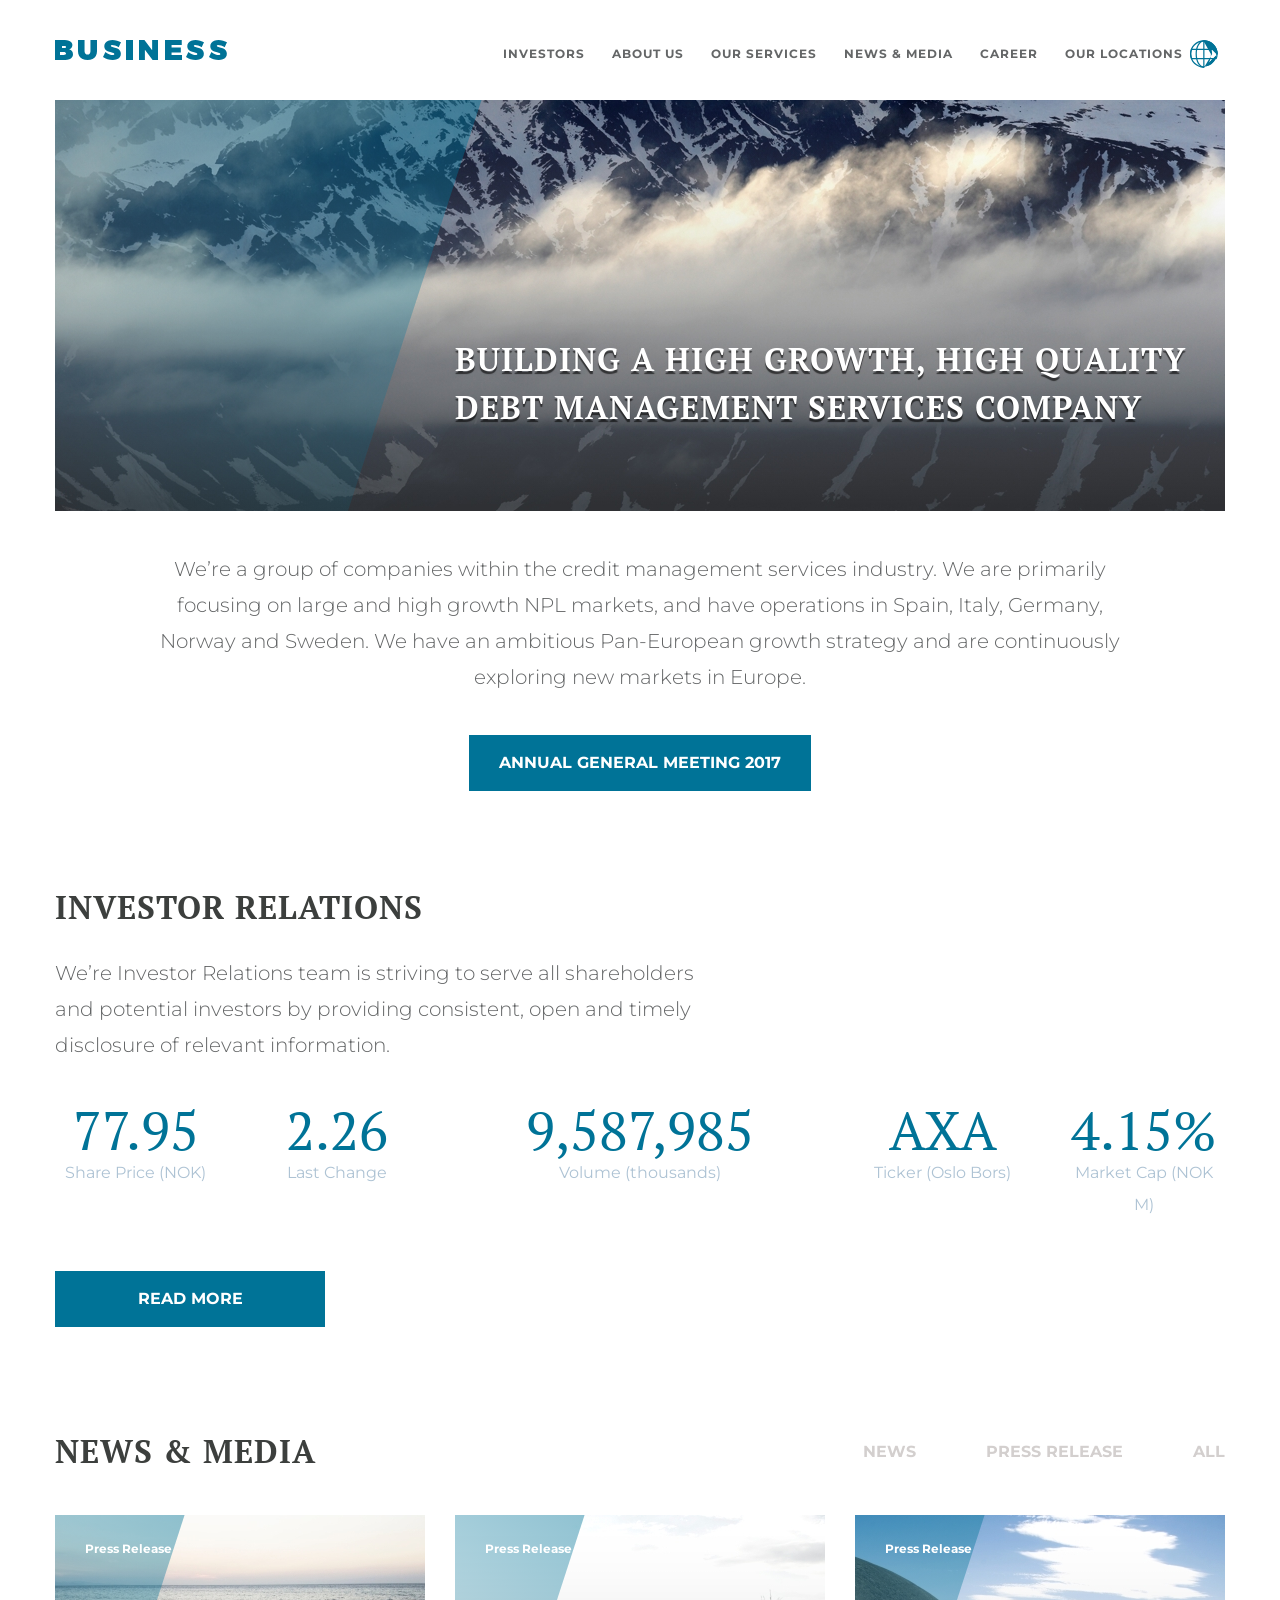
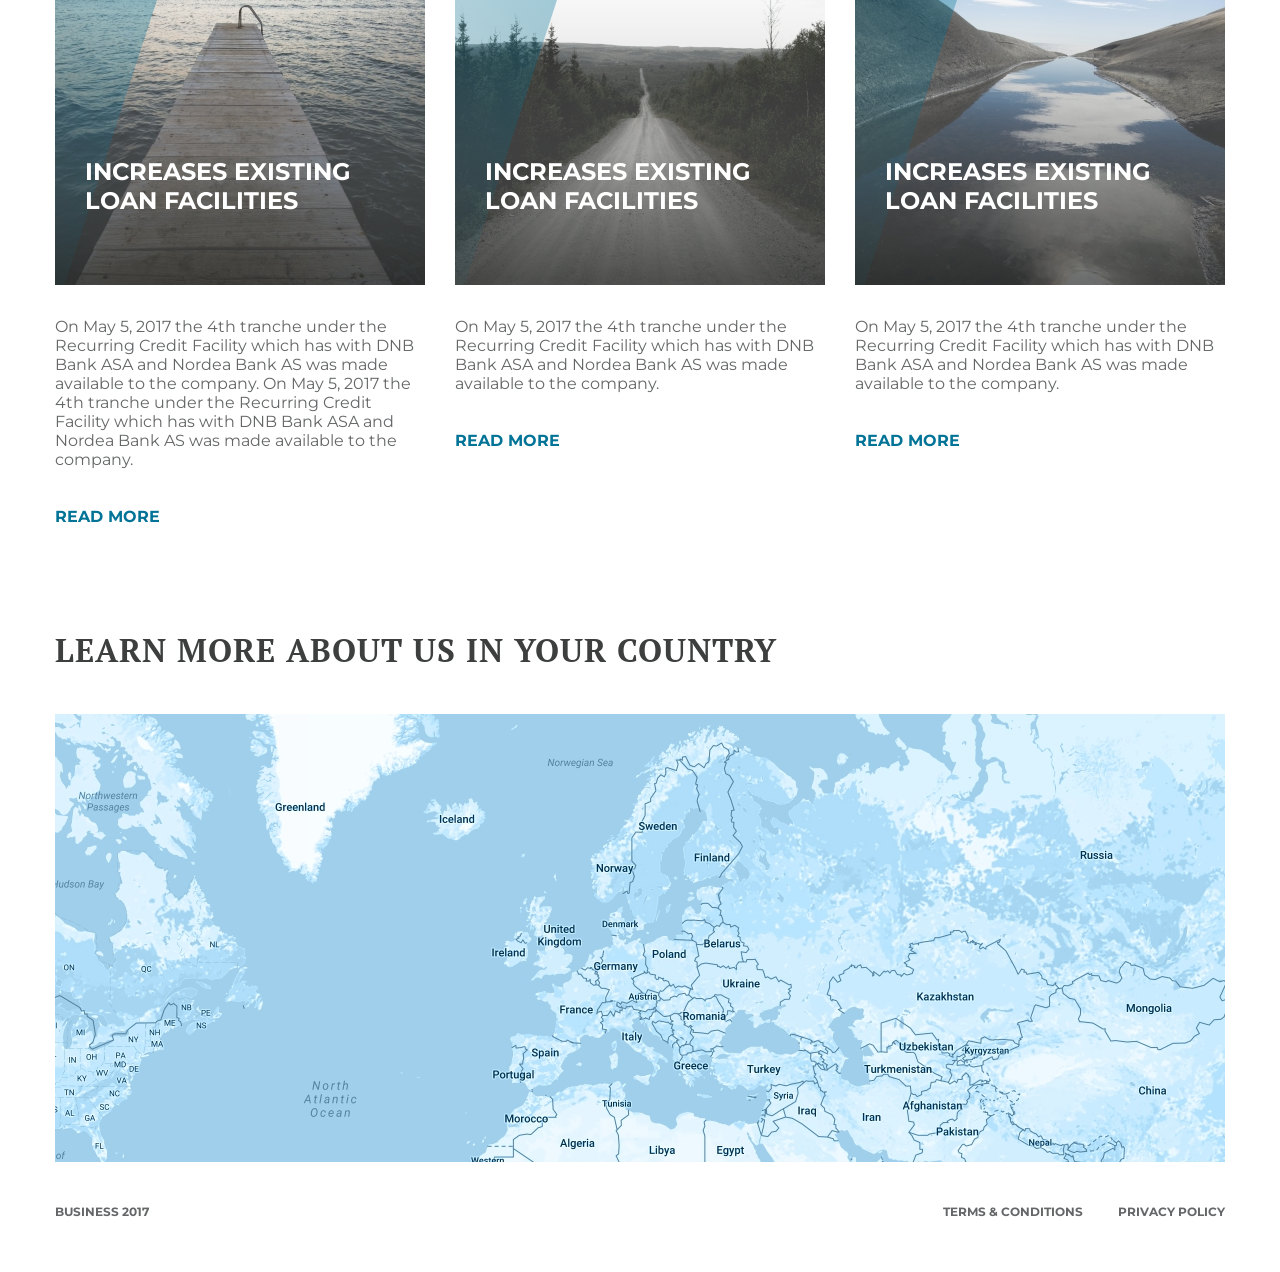
<file: index.html>
<!DOCTYPE html>
<html lang="en">

<head>
	<meta charset="UTF-8">
	<meta http-equiv="X-UA-Compatible" content="IE=edge">
	<meta name="viewport" content="width=device-width, initial-scale=1.0">
	<title>Business UI</title>
	<link rel="stylesheet" href="css/styles.css">
</head>

<body>
	<div class="wrapper">
		<div class="container">
			<header class="header">
				<div class="header__row">
					<a class="header__logo"><img src="images/Header/logo1.svg" alt=""></a>
					<div class="header__burger">
						<span></span>
						<span></span>
						<span></span>
					</div>
					<nav class="header__menu menu">
						<ul class="menu__list">
							<li><a class="menu__link" href=""><span>Investors</span></a></li>
							<li><a class="menu__link" href=""><span>About Us</span></a></li>
							<li><a class="menu__link" href=""><span>Our Services</span></a></li>
							<li><a class="menu__link" href=""><span>News & Media</span></a></li>
							<li><a class="menu__link" href=""><span>Career</span></a></li>
							<li><a class="menu__link menu__link--location" href=""><span>Our Locations</span></a></li>
						</ul>
					</nav>
				</div>
			</header>
			<main class="main">
				<div class="about">
					<div class="about__motto motto">
						<div class="motto__picture ibg bluebg"><img src="images/Motto/img1.jpg" alt=""></div>
						<div class="motto__text">Building a high growth, high quality debt management services company</div>
					</div>
					<div class="about__centered-block centered-block">
						<div class="centered-block__text text">We’re a group of companies within the credit management services industry. We are primarily focusing on large and high growth NPL markets, and have operations in Spain, Italy, Germany, Norway and Sweden. We have an ambitious Pan-European
							growth
							strategy and
							are continuously exploring new markets in Europe.</div>
						<a href="" class="centered-block__button button"><span>Annual General Meeting 2017</span></a>
					</div>
				</div>
				<section class="ir">
					<div class="ir__title title">Investor Relations</div>
					<div class="ir__text text">We’re Investor Relations team is striving to serve all shareholders and potential investors by providing consistent, open and timely disclosure of relevant information.</div>
					<div class="ir__index index">
						<div class="index__item">
							<div class="index__body">
								<div class="index__value">77.95</div>
								<div class="index__parameter">Share Price (NOK)</div>
							</div>
						</div>
						<div class="index__item">
							<div class="index__body">
								<div class="index__value">2.26</div>
								<div class="index__parameter">Last Change</div>
							</div>
						</div>
						<div class="index__item index__item--big">
							<div class="index__body">
								<div class="index__value">9,587,985</div>
								<div class="index__parameter">Volume (thousands)</div>
							</div>
						</div>
						<div class="index__item">
							<div class="index__body">
								<div class="index__value">AXA</div>
								<div class="index__parameter">Ticker (Oslo Bors)</div>
							</div>
						</div>
						<div class="index__item">
							<div class="index__body">
								<div class="index__value">4.15%</div>
								<div class="index__parameter">Market Cap (NOK M)</div>
							</div>
						</div>
					</div>
					<a href="" class="ir__button button"><span>Read More</span></a>
				</section>
				<section class="media">
					<div class="media__header">
						<div class="media__header-column">
							<div class="media__title title">News & Media</div>
						</div>
						<div class="media__header-column">
							<a href="" class="media__category">News</a>
							<a href="" class="media__category">Press Release</a>
							<a href="" class="media__category">All</a>
						</div>
					</div>
					<div class="media__body">
						<div class="media__column">
							<div class="media__item item-media">
								<div class="item-media__content">
									<div class="item-media__background-image item-media__background-image--1 bluebg ibg"><img src="images/Media/img1.jpg" alt=""></div>
									<div class="item-media__content-figure">
										<a class="item-media__category">Press Release</a>
										<a class="item-media__title">increases existing loan facilities</a>
									</div>
								</div>
								<div class="item-media__content-figcaption">
									<div class="item-media__text">On May 5, 2017 the 4th tranche under the Recurring Credit Facility which has with DNB Bank ASA and Nordea Bank AS was made available to the company. On May 5, 2017 the 4th tranche under the Recurring Credit Facility which has with DNB Bank ASA
										and Nordea Bank AS was made available to the company.</div>
									<a href="" class="item-media__link">Read More</a>
								</div>
							</div>
						</div>
						<div class="media__column">
							<div class="media__item item-media">
								<div class="item-media__content">
									<div class="item-media__background-image item-media__background-image--2  bluebg ibg"><img src="images/Media/img2.jpg" alt=""></div>
									<div class="item-media__content-figure">
										<a class="item-media__category">Press Release</a>
										<a class="item-media__title">increases existing loan facilities</a>
									</div>
								</div>
								<div class="item-media__content-figcaption">
									<div class="item-media__text">On May 5, 2017 the 4th tranche under the Recurring Credit Facility which has with DNB Bank ASA and Nordea Bank AS was made available to the company.</div>
									<a href="" class="item-media__link">Read More</a>
								</div>
							</div>
						</div>
						<div class="media__column">
							<div class="media__item item-media">
								<div class="item-media__content">
									<div class="item-media__background-image item-media__background-image--3 ibg bluebg"><img src="images/Media/img3.jpg" alt=""></div>
									<div class="item-media__content-figure">
										<a class="item-media__category">Press Release</a>
										<a class="item-media__title">increases existing loan facilities</a>
									</div>
								</div>
								<div class="item-media__content-figcaption">
									<div class="item-media__text">On May 5, 2017 the 4th tranche under the Recurring Credit Facility which has with DNB Bank ASA and Nordea Bank AS was made available to the company.</div>
									<a href="" class="item-media__link">Read More</a>
								</div>
							</div>
						</div>
					</div>
				</section>
				<section class="country">
					<div class="country__title title">Learn more about Us in your country</div>
					<div class="country__map" id="map"><img src="images/country/img1.jpg" alt=""></div>
				</section>
			</main>

			<footer class="footer">
				<div class="footer__body">
					<a class="footer__company text-footer">Business 2017</a>
					<a class="footer__terms text-footer">Terms & Conditions</a>
					<a class="footer__privacy-policy text-footer">Privacy Policy</a>
				</div>
			</footer>

		</div>
		<script src="https://code.jquery.com/jquery-3.3.1.min.js"></script>
		<!-- Задает классы Active при нажатии на меню-бургер. -->
		<script src="js/script.js"></script>
		<!-- Подключение карты требует key, то есть ключа лицензии. Выводим без ключа в демо-режиме. Ключ бесплатный, но имеет лимиты, поэтому не могу светить.-->
		<script src="https://google.com/maps/api/js?sensor=false&amp;key="></script>
	</div>
</body>

</html>
</file>
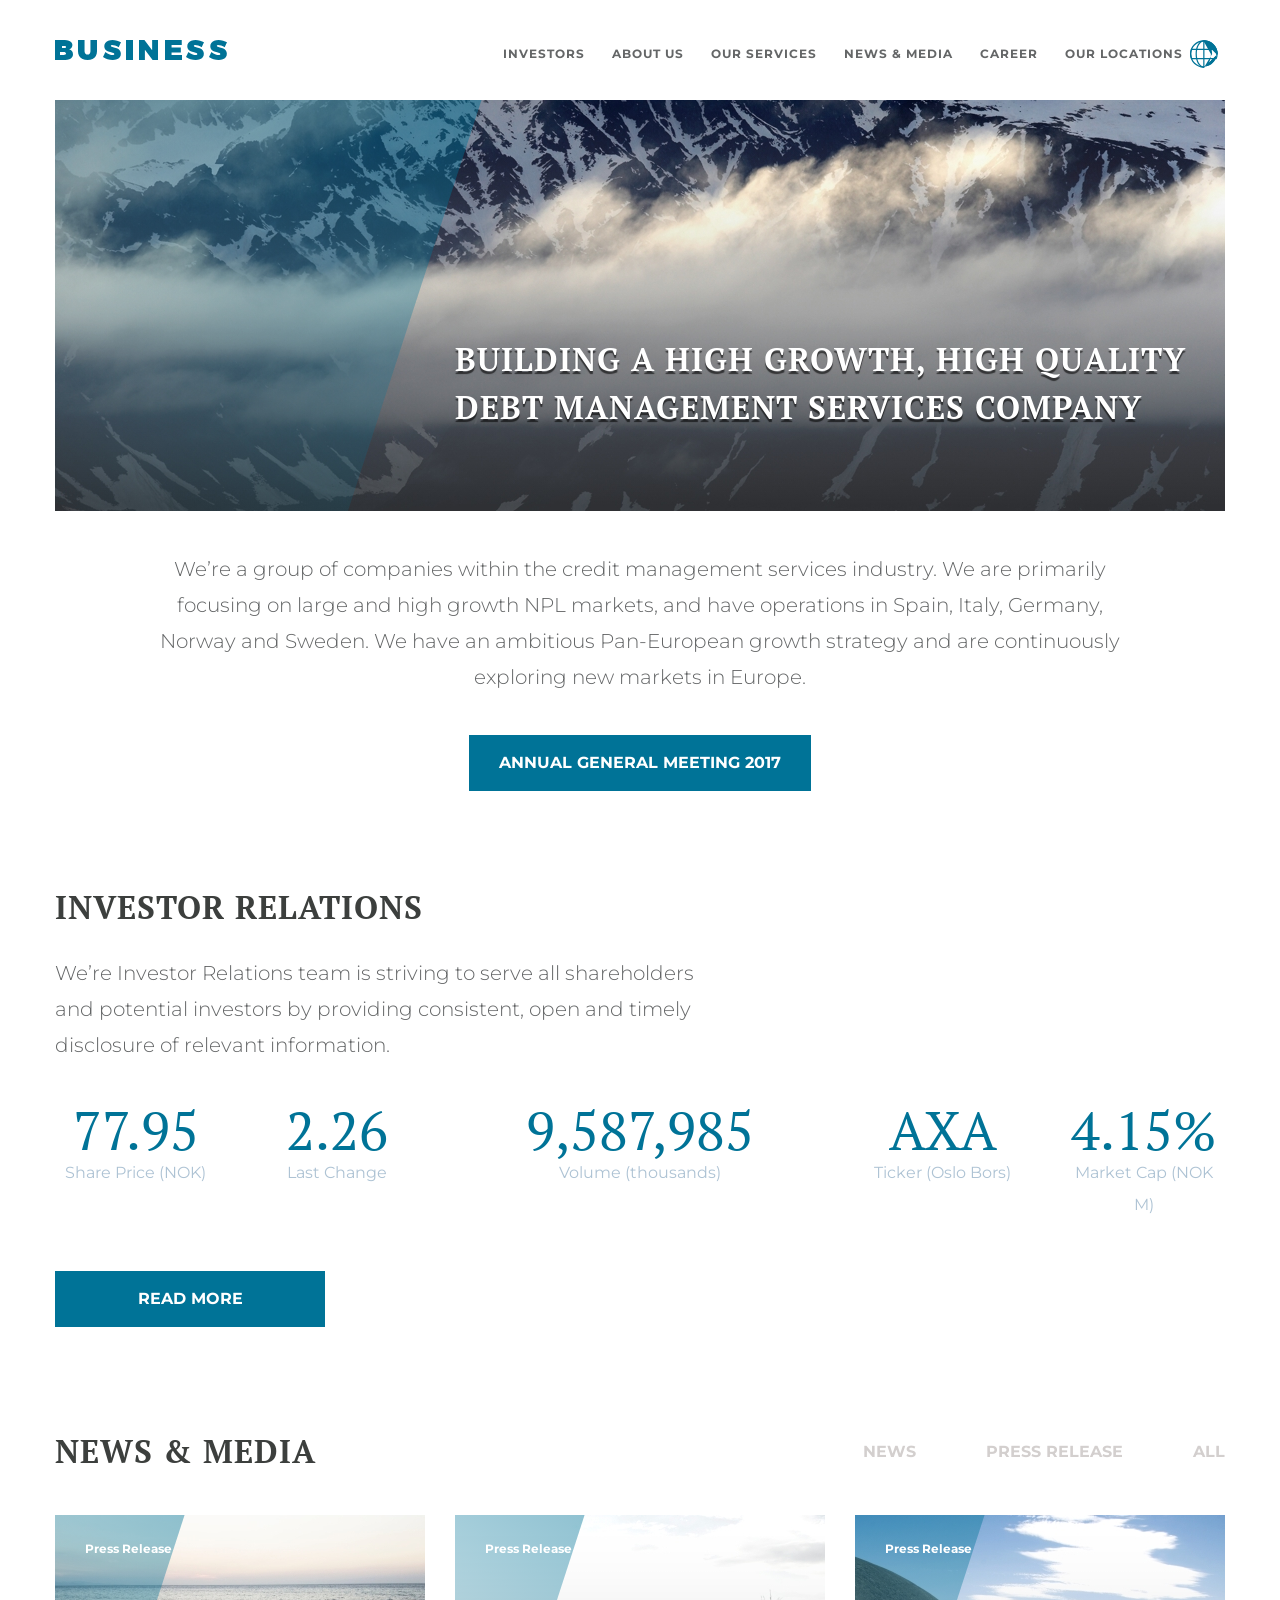
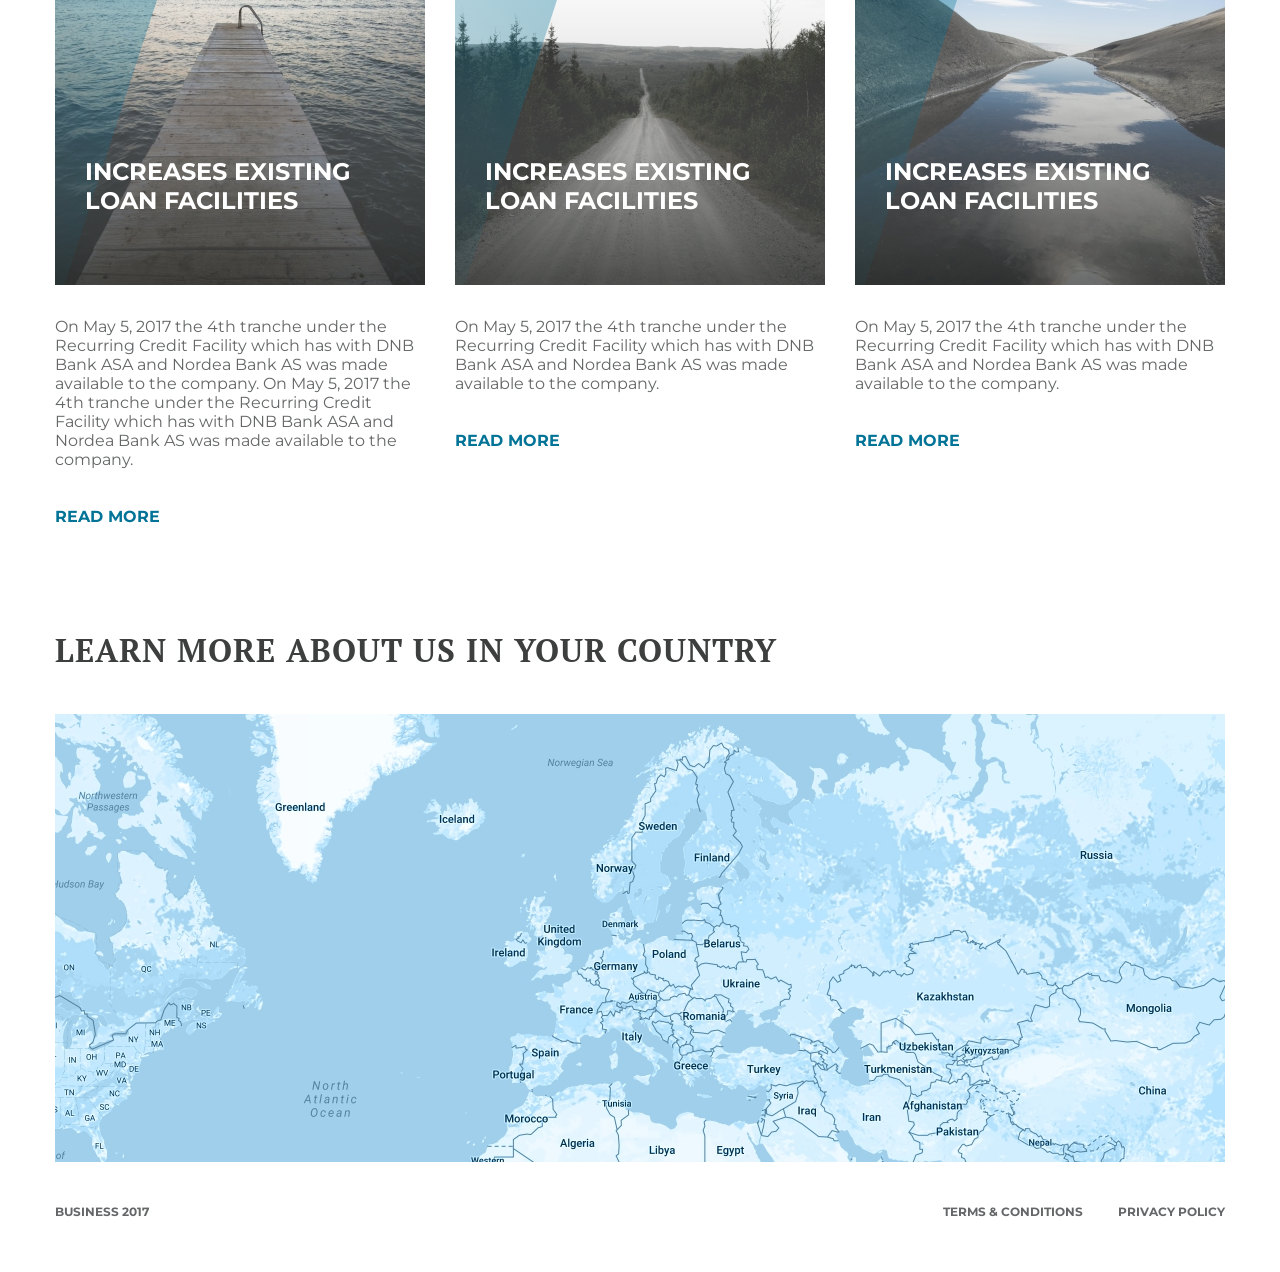
<file: Business-UI.html>
<!DOCTYPE html>
<html lang="en">

<head>
	<meta charset="UTF-8">
	<meta http-equiv="X-UA-Compatible" content="IE=edge">
	<meta name="viewport" content="width=device-width, initial-scale=1.0">
	<title>Bussiness UI</title>
	<link rel="stylesheet" href="css/styles.css">
</head>

<body>
	<div class="wrapper">
		<div class="container">
			<header class="header">
				<div class="header__row">
					<a class="header__logo"><img src="images/Header/logo1.svg" alt=""></a>
					<div class="header__burger">
						<span></span>
						<span></span>
						<span></span>
					</div>
					<nav class="header__menu menu">
						<ul class="menu__list">
							<li><a class="menu__link" href=""><span>Investors</span></a></li>
							<li><a class="menu__link" href=""><span>About Us</span></a></li>
							<li><a class="menu__link" href=""><span>Our Services</span></a></li>
							<li><a class="menu__link" href=""><span>News & Media</span></a></li>
							<li><a class="menu__link" href=""><span>Career</span></a></li>
							<li><a class="menu__link menu__link--location" href=""><span>Our Locations</span></a></li>
						</ul>
					</nav>
				</div>
			</header>
			<main class="main">
				<div class="about">
					<div class="about__motto motto">
						<div class="motto__picture ibg bluebg"><img src="images/Motto/img1.jpg" alt=""></div>
						<div class="motto__text">Building a high growth, high quality debt management services company</div>
					</div>
					<div class="about__centered-block centered-block">
						<div class="centered-block__text text">We’re a group of companies within the credit management services industry. We are primarily focusing on large and high growth NPL markets, and have operations in Spain, Italy, Germany, Norway and Sweden. We have an ambitious Pan-European
							growth
							strategy and
							are continuously exploring new markets in Europe.</div>
						<a href="" class="centered-block__button button"><span>Annual General Meeting 2017</span></a>
					</div>
				</div>
				<section class="ir">
					<div class="ir__title title">Investor Relations</div>
					<div class="ir__text text">We’re Investor Relations team is striving to serve all shareholders and potential investors by providing consistent, open and timely disclosure of relevant information.</div>
					<div class="ir__index index">
						<div class="index__item">
							<div class="index__body">
								<div class="index__value">77.95</div>
								<div class="index__parameter">Share Price (NOK)</div>
							</div>
						</div>
						<div class="index__item">
							<div class="index__body">
								<div class="index__value">2.26</div>
								<div class="index__parameter">Last Change</div>
							</div>
						</div>
						<div class="index__item index__item--big">
							<div class="index__body">
								<div class="index__value">9,587,985</div>
								<div class="index__parameter">Volume (thousands)</div>
							</div>
						</div>
						<div class="index__item">
							<div class="index__body">
								<div class="index__value">AXA</div>
								<div class="index__parameter">Ticker (Oslo Bors)</div>
							</div>
						</div>
						<div class="index__item">
							<div class="index__body">
								<div class="index__value">4.15%</div>
								<div class="index__parameter">Market Cap (NOK M)</div>
							</div>
						</div>
					</div>
					<a href="" class="ir__button button"><span>Read More</span></a>
				</section>
				<section class="media">
					<div class="media__header">
						<div class="media__header-column">
							<div class="media__title title">News & Media</div>
						</div>
						<div class="media__header-column">
							<a href="" class="media__category">News</a>
							<a href="" class="media__category">Press Release</a>
							<a href="" class="media__category">All</a>
						</div>
					</div>
					<div class="media__body">
						<div class="media__column">
							<div class="media__item item-media">
								<div class="item-media__content">
									<div class="item-media__background-image item-media__background-image--1 bluebg ibg"><img src="images/Media/img1.jpg" alt=""></div>
									<div class="item-media__content-figure">
										<a class="item-media__category">Press Release</a>
										<a class="item-media__title">increases existing loan facilities</a>
									</div>
								</div>
								<div class="item-media__content-figcaption">
									<div class="item-media__text">On May 5, 2017 the 4th tranche under the Recurring Credit Facility which has with DNB Bank ASA and Nordea Bank AS was made available to the company. On May 5, 2017 the 4th tranche under the Recurring Credit Facility which has with DNB Bank ASA
										and Nordea Bank AS was made available to the company.</div>
									<a href="" class="item-media__link">Read More</a>
								</div>
							</div>
						</div>
						<div class="media__column">
							<div class="media__item item-media">
								<div class="item-media__content">
									<div class="item-media__background-image item-media__background-image--2  bluebg ibg"><img src="images/Media/img2.jpg" alt=""></div>
									<div class="item-media__content-figure">
										<a class="item-media__category">Press Release</a>
										<a class="item-media__title">increases existing loan facilities</a>
									</div>
								</div>
								<div class="item-media__content-figcaption">
									<div class="item-media__text">On May 5, 2017 the 4th tranche under the Recurring Credit Facility which has with DNB Bank ASA and Nordea Bank AS was made available to the company.</div>
									<a href="" class="item-media__link">Read More</a>
								</div>
							</div>
						</div>
						<div class="media__column">
							<div class="media__item item-media">
								<div class="item-media__content">
									<div class="item-media__background-image item-media__background-image--3 ibg bluebg"><img src="images/Media/img3.jpg" alt=""></div>
									<div class="item-media__content-figure">
										<a class="item-media__category">Press Release</a>
										<a class="item-media__title">increases existing loan facilities</a>
									</div>
								</div>
								<div class="item-media__content-figcaption">
									<div class="item-media__text">On May 5, 2017 the 4th tranche under the Recurring Credit Facility which has with DNB Bank ASA and Nordea Bank AS was made available to the company.</div>
									<a href="" class="item-media__link">Read More</a>
								</div>
							</div>
						</div>
					</div>
				</section>
				<section class="country">
					<div class="country__title title">Learn more about Us in your country</div>
					<div class="country__map" id="map"><img src="images/country/img1.jpg" alt=""></div>
				</section>
			</main>

			<footer class="footer">
				<div class="footer__body">
					<a class="footer__company text-footer">Business 2017</a>
					<a class="footer__terms text-footer">Terms & Conditions</a>
					<a class="footer__privacy-policy text-footer">Privacy Policy</a>
				</div>
			</footer>

		</div>
		<script src="https://code.jquery.com/jquery-3.3.1.min.js"></script>
		<!-- Задает классы Active при нажатии на меню-бургер. -->
		<script src="js/script.js"></script>
		<!-- Подключение карты требует key, то есть ключа лицензии. Выводим без ключа в демо-режиме. Ключ бесплатный, но имеет лимиты, поэтому не могу светить.-->
		<script src="https://google.com/maps/api/js?sensor=false&amp;key="></script>
	</div>
</body>

</html>
</file>
<file: css/styles.css>
@charset "UTF-8";
@import url("https://fonts.googleapis.com/css2?family=Montserrat:wght@300;400;700&display=swap");
@import url("https://fonts.googleapis.com/css2?family=PT+Serif:wght@400;700&display=swap");
* {
   margin: 0;
   padding: 0;
}

*,
:before,
:after {
   box-sizing: border-box;
}

ul li {
   list-style-type: none;
}

img {
   vertical-align: top;
   max-width: 100%;
}

a,
a:visited,
a:hover {
   text-decoration: none;
}

a,
button {
   cursor: pointer;
}

html,
body {
   height: 100%;
   width: 100%;
   min-width: 320px;
}

.ibg {
   background-repeat: no-repeat;
   background-size: cover;
   background-position: center;
}

.ibg img {
   display: none;
}

/*Шрифты*/
/*===================*/
.bluebg {
   position: relative;
   overflow: hidden;
}
.bluebg:after {
   content: "";
   background-image: linear-gradient(198deg, #007397 0%, rgba(0, 115, 151, 0) 100%);
   transform: rotate(18deg);
   position: absolute;
   /*Сомневался. Фиксированное значение ширины норм. Он даже не указал max-width. 
   'В идеале, конечно, в этом квадврате вместо пиксельных значений надо подгонять по процентам всё.'*/
   width: 35%;
   height: 130%;
   top: -95px;
   left: -50px;
   opacity: 0.5;
}

.title {
   font-size: 32px;
   line-height: 48px;
   letter-spacing: 1px;
   text-transform: uppercase;
   font-weight: 700;
   color: #3c3f3d;
   font-family: "PT Serif", serif;
}
@media (max-width: 768px) {
   .title {
      font-size: 24px;
      line-height: 32px;
   }
}
@media (max-width: 480px) {
   .title {
      font-size: 20px;
      line-height: 25px;
   }
}

/*===================*/
:root {
   font-size: calc(0.4 * 1em + 0.5 * 1vw * 16 / 14.4);
}

body {
   font-family: "Montserrat", sans-serif;
}

.wrapper {
   min-height: 100%;
   width: 100%;
   padding-bottom: 40px;
}

.container {
   width: 100%;
   max-width: 1170px;
   margin: 0 auto;
}
@media (max-width: 992px) {
   .container {
      padding: 0 15px;
   }
}
@media (max-width: 768px) {
   .container {
      padding: 0 15px;
   }
}
@media (max-width: 480px) {
   .container {
      padding: 0 15px;
   }
}

@media (max-width: 768px) {
   main {
      margin-top: 50px;
   }
}

.header {
   position: relative;
   z-index: 20;
   /*ОБРАТИТЬ ВНИМАНИЕ! Задает высоту хэдера фиксом, а не через паддинги, как я хотел сделать. 
   	Задает высоту не самому тегу <header>, а его ближайшему потомку-обертке header-row.
   	Проще выровнять элементы по вертикали, используя flex, а не изголяясь с line-height для текста и vertical-align для img*/
   /*ОБРАТИТЬ ВНИМАНИЕ! На кучу лишнего кода при вставки адаптивных изображений.*/
}
@media (min-width: 768px) and (max-width: 992px) {
   .header {
      margin-top: 30px;
   }
}
@media (max-width: 768px) {
   .header {
      position: fixed;
      top: 0;
      left: 0px;
      width: 100%;
      background-color: #fff;
      padding: 0 15px;
   }
}
.header__row {
   display: flex;
   justify-content: space-between;
   /*Space-between как более понятная и управляемая альтернатива margin-right:auto.*/
   align-items: center;
   height: 100px;
   /*line-height: 100px;*/
}
@media (min-width: 768px) and (max-width: 992px) {
   .header__row {
      display: block;
      text-align: left;
   }
}
.header__logo {
   display: inline-block;
   /*!*/
   /*margin-right: auto;*/
   width: 172px;
   /*!*/
   /*height: 20px;
   position: relative;*/
}
.header__logo img {
   max-width: 100%;
   /*!*/
   vertical-align: middle;
   /* position: absolute;
   height: 100%;
   top: 0;
   left: 0;
   object-fit: contain;*/
}
.header__burger {
   display: none;
}
.menu__list {
   display: flex;
   align-items: center;
   margin-top: 8px;
}
@media (min-width: 768px) and (max-width: 992px) {
   .menu__list {
      justify-content: space-between;
   }
}
.menu li {
   margin-right: 27px;
}
.menu li:last-child {
   margin-right: 0;
}
.menu__link {
   font-size: 12px;
   display: inline-block;
   line-height: 28px;
   font-weight: 700;
   color: #646667;
   text-transform: uppercase;
   letter-spacing: 1px;
}
.menu__link span {
   position: relative;
   /*!*/
   display: block;
}
.menu__link span:after {
   content: "";
   position: absolute;
   /*!*/
   left: 50%;
   /*!*/
   width: 0;
   /*!*/
   height: 1px;
   /*!*/
   background-color: #007397;
   /*!*/
   bottom: 0;
   /*!*/
   transition: 0.3s 0s;
   /*!*/
}
.menu__link:hover {
   color: #007397;
   /*!*/
}
.menu__link:hover span:after {
   left: 0;
   /*!*/
   width: 100%;
   /*!*/
}
.menu__link--location {
   position: relative;
   padding-right: 42px;
}
.menu__link--location:after {
   content: "";
   position: absolute;
   top: 0px;
   right: 7px;
   width: 28px;
   height: 28px;
   background: url("../images/Header/icon1.svg") center no-repeat;
   background-size: cover;
}

/*=======================================MOTTTO===========================================================*/
.about {
   margin-bottom: 92px;
}
.about__motto {
   margin-bottom: 40px;
}

.motto {
   position: relative;
   height: 411px;
   /*Можно по-разному задавать высоту. Пробовать процентами через паддинг. Но сейчас это не нужно, поэтому оставлю фикс.*/
}
.motto__picture {
   position: absolute;
   width: 100%;
   height: 100%;
   background-image: url("../images/Motto/img1.jpg");
   top: 0;
   left: 0;
}
.motto__text {
   position: absolute;
   max-width: 770px;
   /*Я задал Width, а он задал Max-Width. Его вариант лучше для адаптива. Фиксированное значение норм.*/
   bottom: 80px;
   right: 0;
   padding-right: 20px;
   font-size: 32px;
   line-height: 48px;
   letter-spacing: 1px;
   text-shadow: 0 3px 1px rgba(0, 0, 0, 0.6);
   text-transform: uppercase;
   font-family: "PT Serif", serif;
   color: #ffffff;
   font-weight: 700;
}

.button {
   display: inline-block;
   background-color: #007397;
   padding: 0px 30px;
   /*!*/
   height: 56px;
   /*Задает высоту кнопки через фикс, а не через верхний и нижний паддинг, как делал я. Не знаю почему.*/
   line-height: 56px;
   /*!*/
   font-size: 16px;
   color: #ffffff;
   font-weight: 700;
   text-transform: uppercase;
   cursor: pointer;
   position: relative;
   /*Сначала :hover, потом :after. Можно использовать, но в такой последовательности*/
}
.button span {
   position: relative;
   z-index: 1;
   /*'Я сделал span для того, чтобы поднять z-index'. Z-index работает только для позиционированных элементов, поэтому задаем нашему span позицию relative.*/
}
.button:after {
   content: "";
   position: absolute;
   width: 0;
   height: 100%;
   top: 0;
   left: 50%;
   background-color: #00526b;
   transition: 0.3s 0s;
   /*!*/
}
.button:hover:after {
   width: 100%;
   left: 0;
}

.text {
   font-size: 20px;
   line-height: 36px;
   color: #646667;
   font-weight: 300;
}

.centered-block {
   text-align: center;
   /*Переписал HTML код, чтобы вставить здесь этот text-align*/
}
.centered-block__text {
   max-width: 970px;
   /*!*/
   margin: 0 auto;
   /*!*/
}
.centered-block__button {
   margin-top: 40px;
}

/*================================INVESTOК RELATIONS=============================*/
.ir {
   margin-bottom: 100px;
}
.ir__title {
   margin-bottom: 24px;
}
.ir__text {
   margin-bottom: 40px;
   max-width: 670px;
   /*!*/
}
.ir__index {
   margin: 0px -5px 50px -5px;
   /*!*/
}
.ir__button {
   min-width: 270px;
   /*!*/
   text-align: center;
   /*!*/
}

.index {
   display: flex;
   justify-content: space-between;
}
.index__item {
   flex: 0 0 calc(170 / 1170 * 100%);
   /*!*/
   padding: 0 5px;
   /*!*/
}
.index__item--big {
   flex: 0 0 calc(370 / 1170 * 100%);
}
.index__body {
   display: flex;
   flex-direction: column;
}
.index__value {
   font-size: 54px;
   line-height: 1;
   text-transform: uppercase;
   color: #007397;
   font-family: "PT Serif", serif;
   text-align: center;
}
.index__parameter {
   font-size: 16px;
   line-height: 32px;
   color: #aec3d4;
   text-align: center;
}

/*=========================================NEWS&MEDIA==================================*/
.media {
   margin-bottom: 65px;
}
@media (max-width: 768px) {
   .media {
      margin-bottom: 15px;
   }
}
.media__header {
   display: flex;
   justify-content: space-between;
   align-items: center;
   margin-bottom: 40px;
}
@media (max-width: 768px) {
   .media__header {
      display: block;
      margin-bottom: 20px;
   }
}
@media (max-width: 768px) {
   .media__title {
      margin-bottom: 20px;
   }
}
@media (max-width: 768px) {
   .media__header-column:nth-child(2) {
      display: flex;
      flex-wrap: wrap;
      justify-content: space-between;
   }
}
.media__category {
   font-size: 16px;
   color: #d3cfce;
   font-weight: 700;
   text-transform: uppercase;
   margin-left: 66px;
}
@media (max-width: 992px) {
   .media__category {
      margin-left: 50px;
   }
}
@media (max-width: 768px) {
   .media__category {
      margin: 0;
   }
}
.media:hover {
   color: #007397;
}
.media__body {
   display: flex;
   margin: 0 -15px;
}
@media (max-width: 992px) {
   .media__body {
      flex-wrap: wrap;
   }
}
.media__column {
   flex: 0 0 33.3333%;
   padding: 0 15px;
   /*Отдельный отступ от нижней части последнего внутреннего блока и отдельный отступ от общего блока.
   Таким оборазом при flex-wrap наш внутренний блок будет иметь собственный отступ и не склеиваться.*/
   margin-bottom: 35px;
}
@media (max-width: 992px) {
   .media__column {
      flex: 0 0 50%;
   }
}
@media (max-width: 630px) {
   .media__column {
      flex: 1 1 100%;
   }
}

.item-media {
   max-width: 500px;
   margin: 0 auto;
}
.item-media__content {
   height: 370px;
   max-height: 370px;
   position: relative;
   margin-bottom: 32px;
}
@media (max-width: 768px) {
   .item-media__content {
      height: 300px;
   }
}
@media (max-width: 630px) {
   .item-media__content {
      margin-bottom: 15px;
   }
}
@media (max-width: 480px) {
   .item-media__content {
      height: 240px;
   }
}
.item-media__background-image {
   position: absolute;
   width: 100%;
   height: 100%;
   top: 0;
   left: 0;
}
.item-media__background-image--1 {
   background-image: url("../images/Media/img1.jpg");
}
.item-media__background-image--2 {
   background-image: url("../images/Media/img2.jpg");
}
.item-media__background-image--3 {
   background-image: url("../images/Media/img3.jpg");
}
.item-media__content-figure {
   position: absolute;
   width: 100%;
   height: 100%;
   top: 0;
   left: 0;
   padding: 25px 30px;
}
.item-media__category {
   font-size: 12px;
   color: #fff;
   font-weight: 700;
}
.item-media__category:hover {
   text-decoration: underline;
}
.item-media__title {
   position: absolute;
   left: 0;
   bottom: 0;
   width: 100%;
   padding: 0px 30px 70px 30px;
   font-size: 24px;
   color: #ffffff;
   text-transform: uppercase;
   font-weight: 700;
}
.item-media__title:hover {
   text-decoration: underline;
}
.item-media__text {
   flex: 1;
   font-size: 16px;
   color: #646667;
   margin-bottom: 38px;
}
@media (max-width: 630px) {
   .item-media__text {
      margin-bottom: 15px;
   }
}
.item-media__link {
   font-size: 16px;
   color: #007397;
   font-weight: 700;
   text-transform: uppercase;
}
@media (max-width: 768px) {
   .item-media__link {
      font-size: 14px;
      line-height: 20px;
   }
}
@media (max-width: 480px) {
   .item-media__link {
      font-size: 12px;
      line-height: 18px;
   }
}
.item-media__link:hover {
   text-decoration: underline;
}

/*========================================MAP========================================*/
.country {
   margin-bottom: 30px;
}
.country__title {
   margin-bottom: 40px;
}
@media (max-width: 768px) {
   .country__title {
      margin-bottom: 15px;
   }
}
.country__map {
   height: -webkit-fit-content;
   height: -moz-fit-content;
   height: fit-content;
   margin-bottom: 15px;
}
.country__map img {
   min-height: 250px;
   object-fit: cover;
}

.footer {
   height: 40px;
}
.footer__body {
   height: 100%;
   display: flex;
   align-items: center;
}
@media (max-width: 480px) {
   .footer__body {
      flex-direction: column;
   }
}
.footer__company {
   margin-right: auto;
}
@media (max-width: 480px) {
   .footer__company {
      margin: 0;
   }
}
.footer__privacy-policy {
   margin-left: 35px;
}
@media (max-width: 768px) {
   .footer__privacy-policy {
      margin-left: 15px;
   }
}
@media (max-width: 480px) {
   .footer__privacy-policy {
      margin: 0;
   }
}

.text-footer {
   font-size: 12px;
   line-height: 40px;
   color: #646667;
   font-weight: 700;
   text-transform: uppercase;
}
@media (max-width: 768px) {
   .text-footer {
      line-height: 14px;
      font-size: 10px;
   }
}
@media (max-width: 480px) {
   .text-footer {
      line-height: 12px;
      font-size: 8px;
   }
}
.text-footer:hover {
   text-decoration: underline;
}

/*=========================================ADAPTIVE==================================*/
@media (max-width: 1170px) {
   .container {
      max-width: 970px;
      /*!*/
   }

   .menu__list li {
      margin-right: 25px;
      /*!*/
   }

   .motto__text {
      max-width: 670px;
      /*!*/
      font-size: 28px;
      /*!*/
      line-height: 44px;
      /*!*/
   }

   .index__parameter {
      font-size: 14px;
      line-height: 28px;
   }

   .ir__title {
      margin-bottom: 20px;
   }
   .ir__text {
      margin-bottom: 34px;
   }
   .ir__index {
      margin-bottom: 34px;
   }

   .about {
      margin-bottom: 85px;
   }

   .item-media__title {
      top: 175px;
   }

   .item-media__image.bluebg:after {
      width: 110%;
      height: 150%;
      top: -77px;
      left: -88px;
   }
}
/*====================НОВЫЙ БРЕЙКПОИНТ==============*/
@media (max-width: 992px) {
   .container {
      max-width: 750px;
      /*!*/
   }

   .header__row {
      height: 70px;
   }

   .menu__list li {
      margin-right: 10px;
      /*!*/
   }

   .header__logo {
      width: 130px;
   }

   .menu__link {
      font-size: 10px;
   }

   .menu__link--location {
      padding-right: 28px;
   }

   .menu__link--location:after {
      width: 18px;
      background-size: contain;
      right: 5px;
   }

   .about__motto {
      margin-bottom: 25px;
   }

   .motto {
      height: 300px;
   }

   .motto__text {
      max-width: 500px;
      /*!*/
      font-size: 20px;
      /*!*/
      line-height: 35px;
      /*!*/
      bottom: 50px;
   }

   .text {
      font-size: 16px;
      line-height: 28px;
   }

   .centered-block__button {
      margin-top: 25px;
   }

   .about {
      margin-bottom: 75px;
   }

   .index__value {
      font-size: 44px;
   }

   .index__parameter {
      font-size: 11px;
      line-height: 22px;
   }

   .ir__title {
      margin-bottom: 16px;
   }
   .ir__text {
      margin-bottom: 26px;
   }
   .ir__index {
      margin-bottom: 26px;
   }

   .about {
      margin-bottom: 60px;
   }

   .item-media__image.bluebg:after {
      width: 110%;
      height: 150%;
      top: -77px;
      left: -60px;
   }

   .item-media__title {
      top: 75px;
      font-size: 18px;
      line-height: 24px;
      max-width: 75%;
   }
}
/*====================НОВЫЙ БРЕЙКПОИНТ==============*/
@media (max-width: 767px) {
   .header__row {
      height: 50px;
   }

   .header__logo {
      position: relative;
      z-index: 2;
   }

   .header__menu {
      position: fixed;
      width: 100%;
      height: 100%;
      top: -100%;
      left: 0;
      /*По умолчанию убираем меню, чтобы вызвать его далее при нажатии на бургер*/
      z-index: 1;
      background-color: #fff;
      padding: 100px 10px 20px 10px;
      overflow: auto;
      /*Важный элемент адаптива, чтобы можно было на узких мобилках долистать до всех пунктов меню*/
      transition: 0.5s 0s;
   }
   .header__menu.active {
      top: 0;
   }

   .menu__list {
      display: block;
   }

   .menu__list li {
      text-align: center;
      margin: 0;
      padding-bottom: 30px;
   }
   .menu__list li:last-child {
      padding-bottom: 0;
   }

   .menu__link {
      font-size: 16px;
   }

   /*В заготовках в свойствах бургера прописана позиция абсолют, 
   но html-код в данной ситуации позволяет отказаться от абсолюта.*/
   .header__burger {
      display: block;
      /*Задает для бургера block, а не inline-block. 
      Но разницы наверное нет, так как высота и ширина фикс.*/
      width: 40px;
      height: 30px;
      position: relative;
      cursor: pointer;
      /*!*/
      z-index: 2;
   }

   .header__burger span {
      position: absolute;
      width: 100%;
      height: 4px;
      left: 0;
      background-color: #646667;
      transition: 0.3s 0s;
      /*!*/
   }

   .header__burger span:nth-child(1) {
      top: 0;
   }

   .header__burger span:nth-child(2) {
      top: 13px;
      height: 4px;
   }

   .header__burger span:nth-child(3) {
      bottom: 0;
   }

   .header__burger.active span:nth-child(1) {
      transform: rotate(-45deg);
      top: 13px;
   }

   .header__burger.active span:nth-child(2) {
      display: none;
   }

   .header__burger.active span:nth-child(3) {
      transform: rotate(45deg);
      bottom: 13px;
   }

   .motto {
      height: auto;
      min-height: 250px;
      display: flex;
      justify-content: center;
      align-items: center;
   }

   .motto__text {
      max-width: none;
      text-align: center;
      padding: 20px;
      position: relative;
      bottom: 0;
   }

   .button {
      font-size: 14px;
   }

   .about {
      margin-bottom: 50px;
   }

   .ir__title {
      margin-bottom: 12px;
   }
   .ir__text {
      margin-bottom: 20px;
   }
   .ir__index {
      margin-bottom: 20px;
   }

   .index {
      flex-wrap: wrap;
      justify-content: flex-start;
   }

   .index__item {
      flex: 0 0 50%;
   }
   .index__item--big {
      flex: 0 0 100%;
   }

   .index__value {
      font-size: 36px;
   }

   .index__parameter {
      font-size: 11px;
      line-height: 22px;
   }

   .text {
      font-size: 16px;
      line-height: 24px;
   }
}
/*====================НОВЫЙ БРЕЙКПОИНТ==============*/
@media (max-width: 480px) {
   .ir {
      text-align: center;
   }

   .button {
      display: flex;
      justify-content: center;
   }
}
</file>
